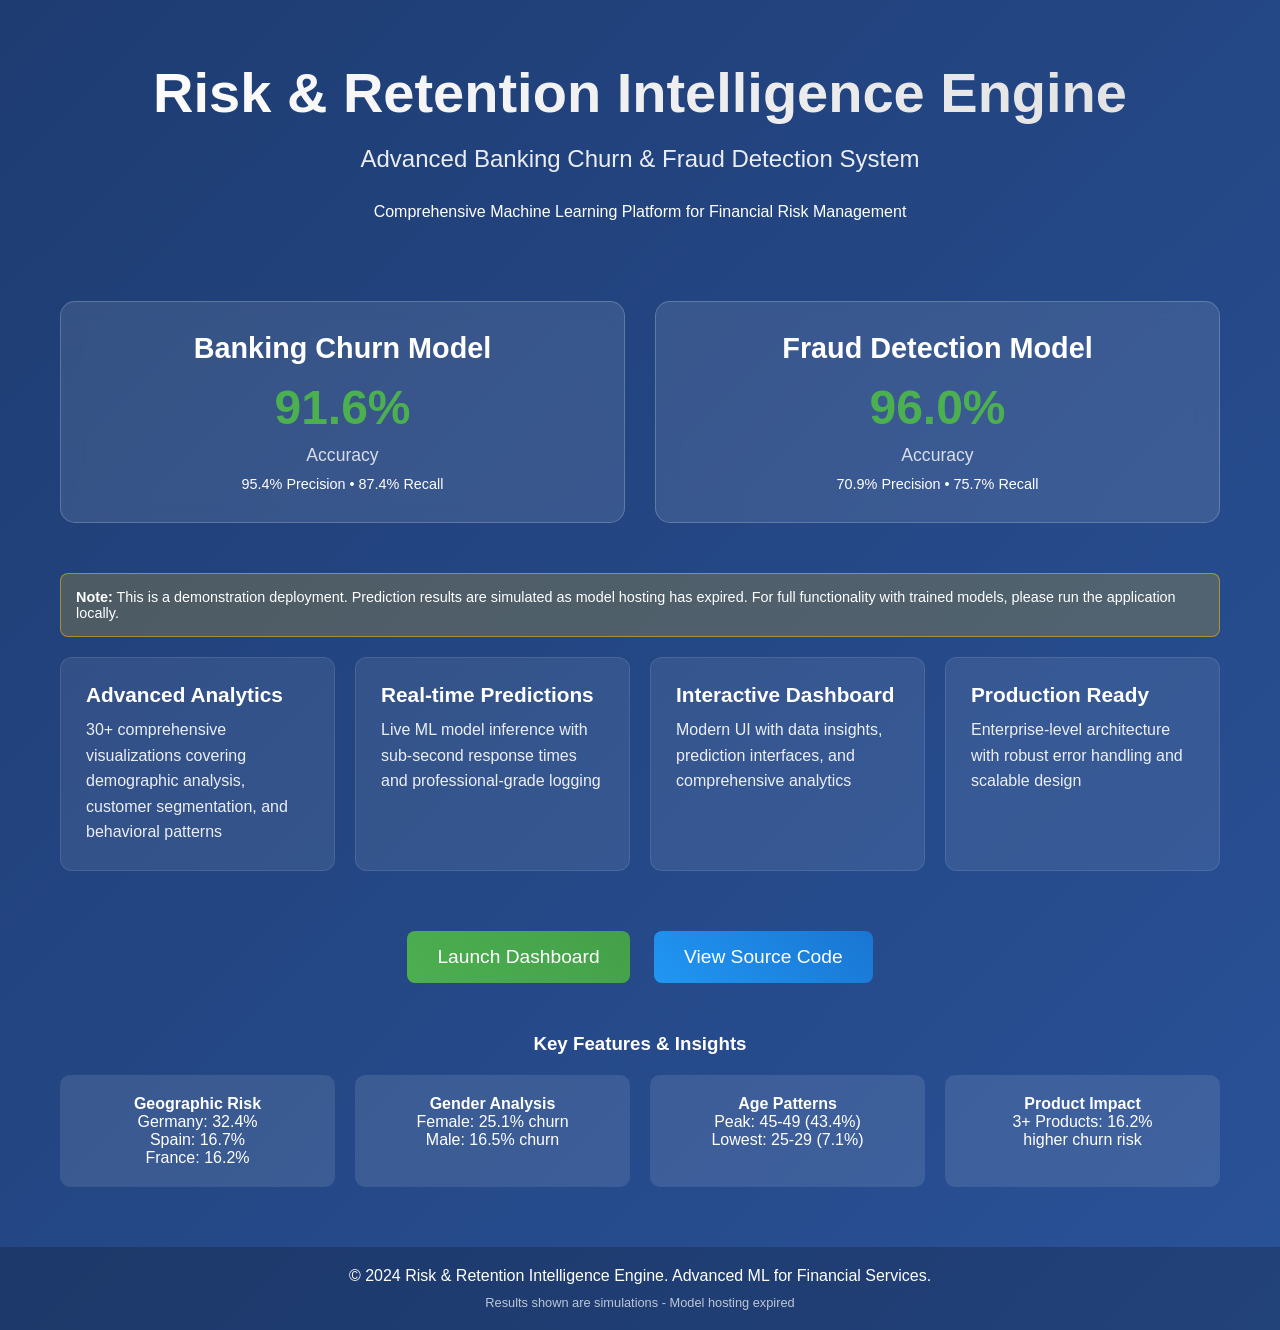
<file: index.html>
<!DOCTYPE html>
<html lang="en">
<head>
    <meta charset="UTF-8">
    <meta name="viewport" content="width=device-width, initial-scale=1.0">
    <title>Risk & Retention Intelligence Engine</title>
    <style>
        * {
            margin: 0;
            padding: 0;
            box-sizing: border-box;
        }
        
        body {
            font-family: 'Segoe UI', Tahoma, Geneva, Verdana, sans-serif;
            background: linear-gradient(135deg, #1e3c72 0%, #2a5298 100%);
            color: white;
            min-height: 100vh;
            display: flex;
            flex-direction: column;
        }
        
        .container {
            max-width: 1200px;
            margin: 0 auto;
            padding: 20px;
            flex: 1;
        }
        
        .header {
            text-align: center;
            margin-bottom: 40px;
            padding: 40px 0;
        }
        
        .header h1 {
            font-size: 3.5rem;
            margin-bottom: 20px;
            background: linear-gradient(45deg, #fff, #e0e0e0);
            -webkit-background-clip: text;
            -webkit-text-fill-color: transparent;
            background-clip: text;
        }
        
        .subtitle {
            font-size: 1.5rem;
            opacity: 0.9;
            margin-bottom: 30px;
        }
        
        .metrics {
            display: grid;
            grid-template-columns: repeat(auto-fit, minmax(300px, 1fr));
            gap: 30px;
            margin-bottom: 50px;
        }
        
        .metric-card {
            background: rgba(255, 255, 255, 0.1);
            backdrop-filter: blur(10px);
            border-radius: 15px;
            padding: 30px;
            text-align: center;
            border: 1px solid rgba(255, 255, 255, 0.2);
        }
        
        .metric-card h3 {
            font-size: 1.8rem;
            margin-bottom: 15px;
            color: #fff;
        }
        
        .metric-value {
            font-size: 3rem;
            font-weight: bold;
            margin-bottom: 10px;
            color: #4CAF50;
        }
        
        .metric-label {
            font-size: 1.1rem;
            opacity: 0.8;
        }
        
        .features {
            display: grid;
            grid-template-columns: repeat(auto-fit, minmax(250px, 1fr));
            gap: 20px;
            margin-bottom: 50px;
        }
        
        .feature {
            background: rgba(255, 255, 255, 0.08);
            padding: 25px;
            border-radius: 12px;
            border: 1px solid rgba(255, 255, 255, 0.1);
        }
        
        .feature h4 {
            font-size: 1.3rem;
            margin-bottom: 10px;
            color: #fff;
        }
        
        .feature p {
            opacity: 0.9;
            line-height: 1.6;
        }
        
        .cta-section {
            text-align: center;
            margin-bottom: 40px;
        }
        
        .btn {
            display: inline-block;
            background: linear-gradient(45deg, #4CAF50, #45a049);
            color: white;
            padding: 15px 30px;
            text-decoration: none;
            border-radius: 8px;
            font-size: 1.2rem;
            margin: 10px;
            transition: transform 0.3s ease;
        }
        
        .btn:hover {
            transform: translateY(-2px);
        }
        
        .btn-secondary {
            background: linear-gradient(45deg, #2196F3, #1976D2);
        }
        
        .footer {
            text-align: center;
            padding: 20px;
            background: rgba(0, 0, 0, 0.2);
            margin-top: auto;
        }
        
        .disclaimer {
            background: rgba(255, 193, 7, 0.2);
            border: 1px solid rgba(255, 193, 7, 0.5);
            border-radius: 8px;
            padding: 15px;
            margin: 20px 0;
            font-size: 0.9rem;
        }
        
        @media (max-width: 768px) {
            .header h1 {
                font-size: 2.5rem;
            }
            
            .subtitle {
                font-size: 1.2rem;
            }
            
            .metrics {
                grid-template-columns: 1fr;
            }
        }
    </style>
</head>
<body>
    <div class="container">
        <div class="header">
            <h1>Risk & Retention Intelligence Engine</h1>
            <p class="subtitle">Advanced Banking Churn & Fraud Detection System</p>
            <p>Comprehensive Machine Learning Platform for Financial Risk Management</p>
        </div>

        <div class="metrics">
            <div class="metric-card">
                <h3>Banking Churn Model</h3>
                <div class="metric-value">91.6%</div>
                <div class="metric-label">Accuracy</div>
                <p style="margin-top: 10px; font-size: 0.9rem;">95.4% Precision • 87.4% Recall</p>
            </div>
            <div class="metric-card">
                <h3>Fraud Detection Model</h3>
                <div class="metric-value">96.0%</div>
                <div class="metric-label">Accuracy</div>
                <p style="margin-top: 10px; font-size: 0.9rem;">70.9% Precision • 75.7% Recall</p>
            </div>
        </div>

        <div class="disclaimer">
            <strong>Note:</strong> This is a demonstration deployment. Prediction results are simulated as model hosting has expired. 
            For full functionality with trained models, please run the application locally.
        </div>

        <div class="features">
            <div class="feature">
                <h4>Advanced Analytics</h4>
                <p>30+ comprehensive visualizations covering demographic analysis, customer segmentation, and behavioral patterns</p>
            </div>
            <div class="feature">
                <h4>Real-time Predictions</h4>
                <p>Live ML model inference with sub-second response times and professional-grade logging</p>
            </div>
            <div class="feature">
                <h4>Interactive Dashboard</h4>
                <p>Modern UI with data insights, prediction interfaces, and comprehensive analytics</p>
            </div>
            <div class="feature">
                <h4>Production Ready</h4>
                <p>Enterprise-level architecture with robust error handling and scalable design</p>
            </div>
        </div>

        <div class="cta-section">
            <a href="dashboard/index.html" class="btn">Launch Dashboard</a>
            <a href="https://github.com/heyadrsh/banking-customer-churn-fraud-prediction" class="btn btn-secondary">View Source Code</a>
        </div>

        <div style="text-align: center; margin: 40px 0;">
            <h3>Key Features & Insights</h3>
            <div style="display: grid; grid-template-columns: repeat(auto-fit, minmax(200px, 1fr)); gap: 20px; margin-top: 20px;">
                <div style="background: rgba(255,255,255,0.1); padding: 20px; border-radius: 10px;">
                    <h4>Geographic Risk</h4>
                    <p>Germany: 32.4%<br>Spain: 16.7%<br>France: 16.2%</p>
                </div>
                <div style="background: rgba(255,255,255,0.1); padding: 20px; border-radius: 10px;">
                    <h4>Gender Analysis</h4>
                    <p>Female: 25.1% churn<br>Male: 16.5% churn</p>
                </div>
                <div style="background: rgba(255,255,255,0.1); padding: 20px; border-radius: 10px;">
                    <h4>Age Patterns</h4>
                    <p>Peak: 45-49 (43.4%)<br>Lowest: 25-29 (7.1%)</p>
                </div>
                <div style="background: rgba(255,255,255,0.1); padding: 20px; border-radius: 10px;">
                    <h4>Product Impact</h4>
                    <p>3+ Products: 16.2%<br>higher churn risk</p>
                </div>
            </div>
        </div>
    </div>

    <div class="footer">
        <p>&copy; 2024 Risk & Retention Intelligence Engine. Advanced ML for Financial Services.</p>
        <p style="margin-top: 10px; font-size: 0.8rem; opacity: 0.7;">
            Results shown are simulations - Model hosting expired
        </p>
    </div>
</body>
</html>
</file>
